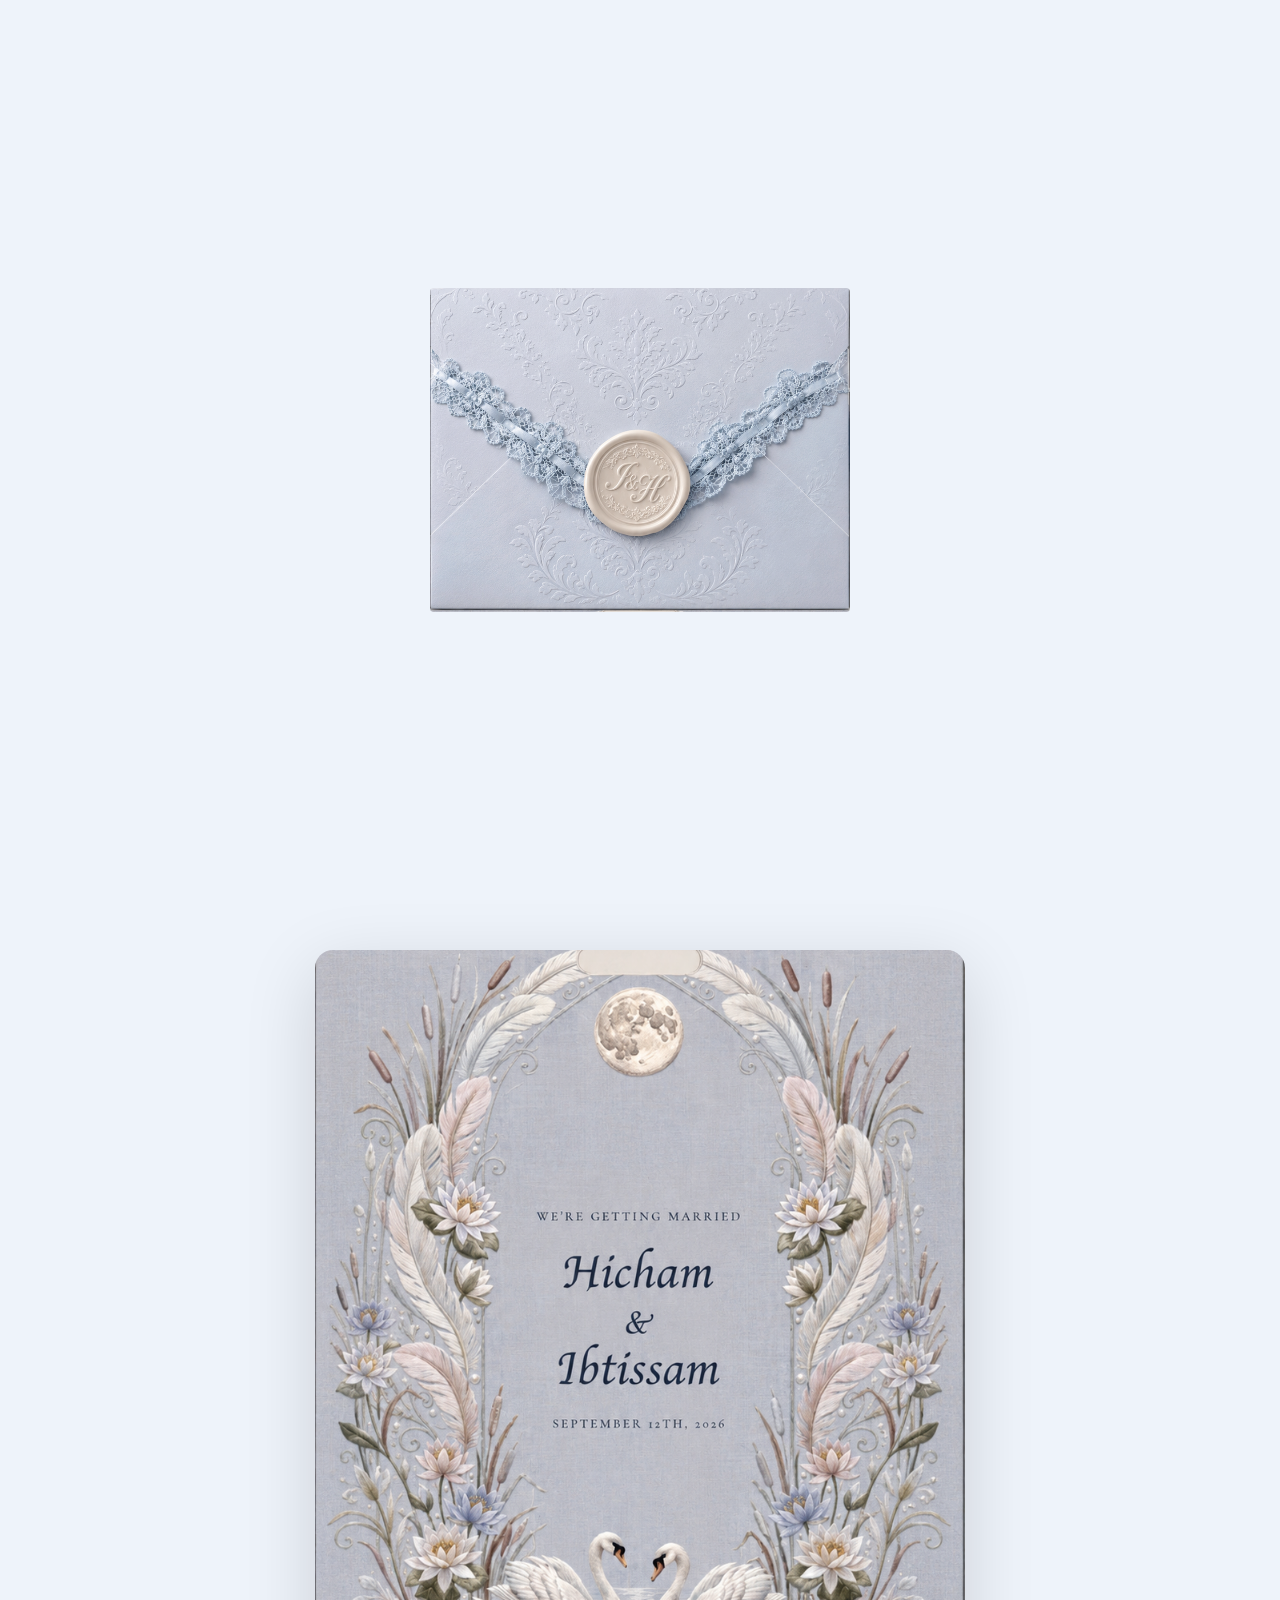
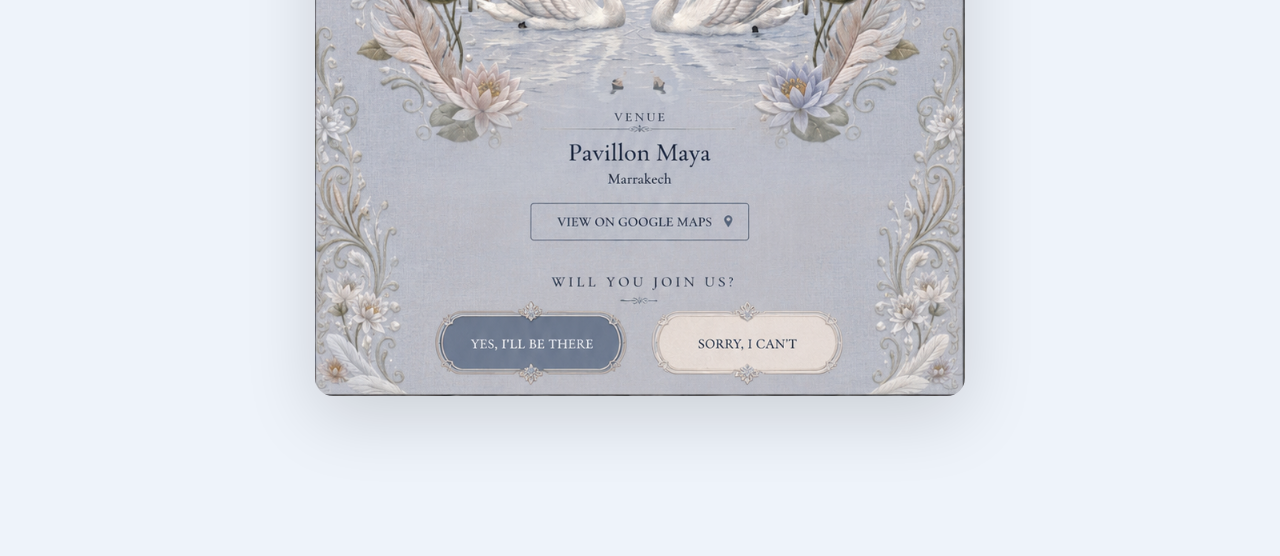
<file: index.html>
<!DOCTYPE html>
<html lang="en">
<head>
<meta charset="UTF-8">
<meta name="viewport" content="width=device-width,initial-scale=1.0">
<title>Hicham &amp; Ibtissam</title>
<link href="https://fonts.googleapis.com/css2?family=Great+Vibes&family=Cormorant+Garamond:wght@300;400;500;600&display=swap" rel="stylesheet">
<style>
*{margin:0;padding:0;box-sizing:border-box;}
html{scroll-behavior:smooth;}
body{
  background:#eef3fa;
  font-family:'Cormorant Garamond',serif;
  overflow-x:hidden;
  animation:fadeIn 1s;
}

.screen{display:none;}
.screen.active{display:block;}

/* ---------- Envelope screen ---------- */
#screen-envelope{
  height:100vh;height:100dvh;
  display:flex;justify-content:center;align-items:center;
}
.envelopeWrap{position:relative;width:420px;max-width:90%;}
.envelope{
  width:100%;display:block;border-radius:4px;
  animation:float 5s ease-in-out infinite;
}
#seal{
  position:absolute;left:31%;top:32%;width:38%;height:34%;
  border:none;background:none;cursor:pointer;transition:.35s;
}
#seal:hover{transform:scale(1.05);}
#seal:active{transform:scale(.94);}
.opening{animation:openEnvelope 1.4s forwards;}

@keyframes openEnvelope{
  0%{opacity:1;transform:scale(1);}
  50%{opacity:.8;transform:scale(.92);}
  100%{opacity:0;transform:scale(1.35);}
}
@keyframes float{
  0%{transform:translateY(0);}
  50%{transform:translateY(-10px);}
  100%{transform:translateY(0);}
}
@keyframes fadeIn{from{opacity:0;}to{opacity:1;}}
@keyframes appear{
  from{opacity:0;transform:translateY(30px);}
  to{opacity:1;transform:none;}
}

/* ---------- Invitation screen ---------- */
#screen-invitation{
  min-height:100vh;
  display:flex;flex-direction:column;align-items:center;
  padding:50px 15px;
}
.cardWrap{position:relative;width:650px;max-width:95%;}
.card{
  width:100%;display:block;border-radius:18px;
  box-shadow:0 20px 70px rgba(0,0,0,.15);
  animation:appear 1s;transition:.5s;
}
.card:hover{transform:translateY(-5px);box-shadow:0 30px 90px rgba(0,0,0,.18);}
.hotspot{
  position:absolute;cursor:pointer;background:transparent;border:none;padding:0;
}
#message{
  font-size:26px;margin-top:30px;text-align:center;
  font-family:'Great Vibes',cursive;color:#4e5664;
  opacity:0;transition:.5s;max-width:700px;line-height:1.5;padding-bottom:80px;
}

@media(max-width:768px){
  .envelopeWrap{width:95%;}
  .cardWrap{width:100%;}
  #message{font-size:22px;padding:20px;}
}
</style>
</head>
<body>

<div class="screen active" id="screen-envelope">
  <div class="envelopeWrap">
    <img src="envelope.png" class="envelope" id="envelopeImg" alt="Enveloppe">
    <button id="seal" aria-label="Ouvrir l'invitation"></button>
  </div>
</div>

<div class="screen" id="screen-invitation">
  <div class="cardWrap">
    <img src="invitation.png" class="card" alt="Invitation Hicham et Ibtissam">

    <a class="hotspot" id="mapHotspot" target="_blank" rel="noopener"
      href="https://www.google.com/maps/dir//Pavillon+Maya,+3,5+Km,+route+de+l'Ourika,+Marrakech+40000/@31.6627857,-7.9919869,15z/data=!4m8!4m7!1m0!1m5!1m1!1s0xdafef1a645d56b1:0x9b38d9c2d1124c2b!2m2!1d-7.9809081!2d31.5722392?entry=ttu&g_ep=EgoyMDI2MDcyNi4wIKXMDSoASAFQAw%3D%3D"
      style="left:24%; top:55.5%; width:52%; height:5%;"
      aria-label="View on Google Maps"></a>

    <button class="hotspot" id="yes" style="left:6%; top:92%; width:36%; height:6%;" aria-label="Yes, I'll be there"></button>
    <button class="hotspot" id="no" style="left:45%; top:92%; width:36%; height:6%;" aria-label="Sorry, I can't"></button>
  </div>

  <p id="message"></p>
</div>

<script>
const screenEnvelope = document.getElementById("screen-envelope");
const screenInvitation = document.getElementById("screen-invitation");
const seal = document.getElementById("seal");
const envelopeImg = document.getElementById("envelopeImg");

seal.addEventListener("click", ()=>{
  envelopeImg.classList.add("opening");
  seal.style.pointerEvents = "none";
  setTimeout(()=>{
    screenEnvelope.classList.remove("active");
    screenInvitation.classList.add("active");
    window.scrollTo({top:0, behavior:"instant"});
  }, 1200);
});

const yes = document.getElementById("yes");
const no = document.getElementById("no");
const message = document.getElementById("message");

yes.addEventListener("click", ()=>{
  message.style.opacity = 0;
  setTimeout(()=>{
    message.innerHTML = "Wonderful — we can't wait to celebrate with you!";
    message.style.opacity = 1;
  }, 200);
});

no.addEventListener("click", ()=>{
  message.style.opacity = 0;
  setTimeout(()=>{
    message.innerHTML = "We'll miss you — thank you for letting us know.";
    message.style.opacity = 1;
  }, 200);
});
</script>

</body>
</html>
</file>
